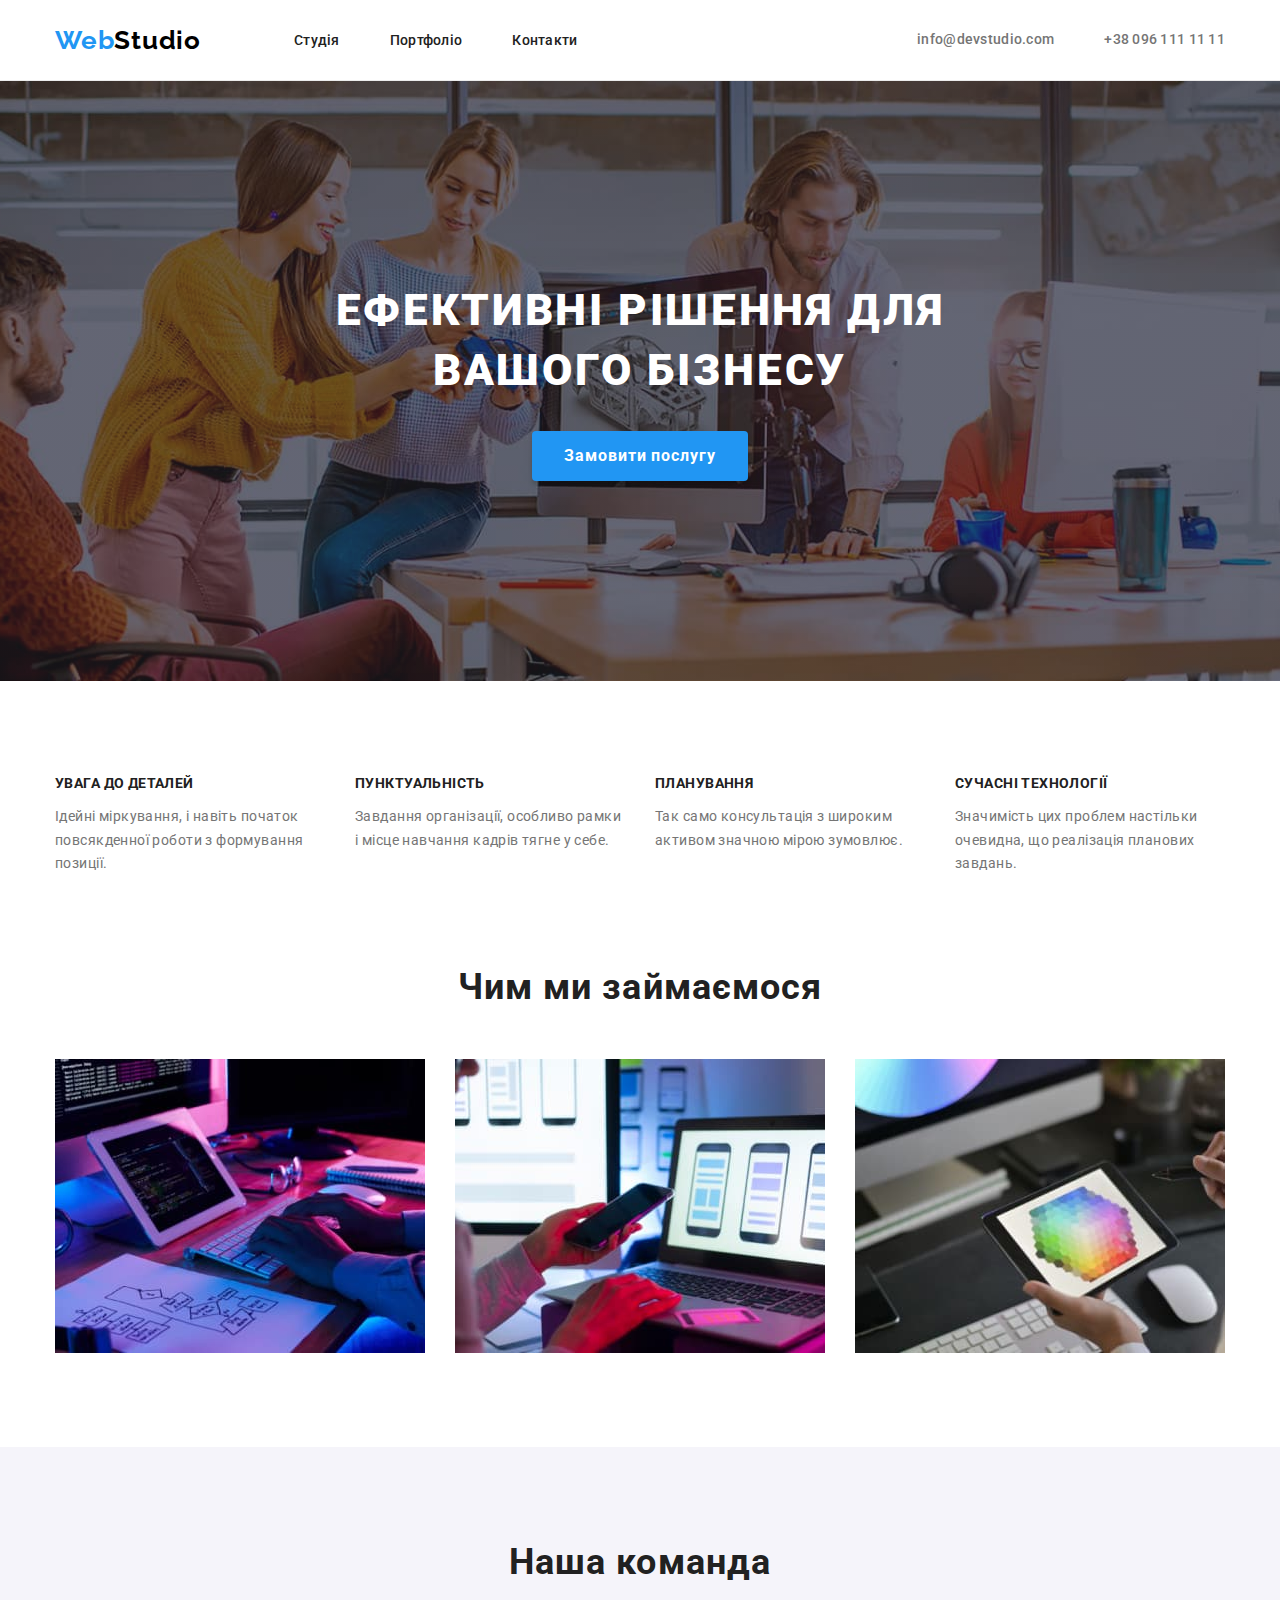
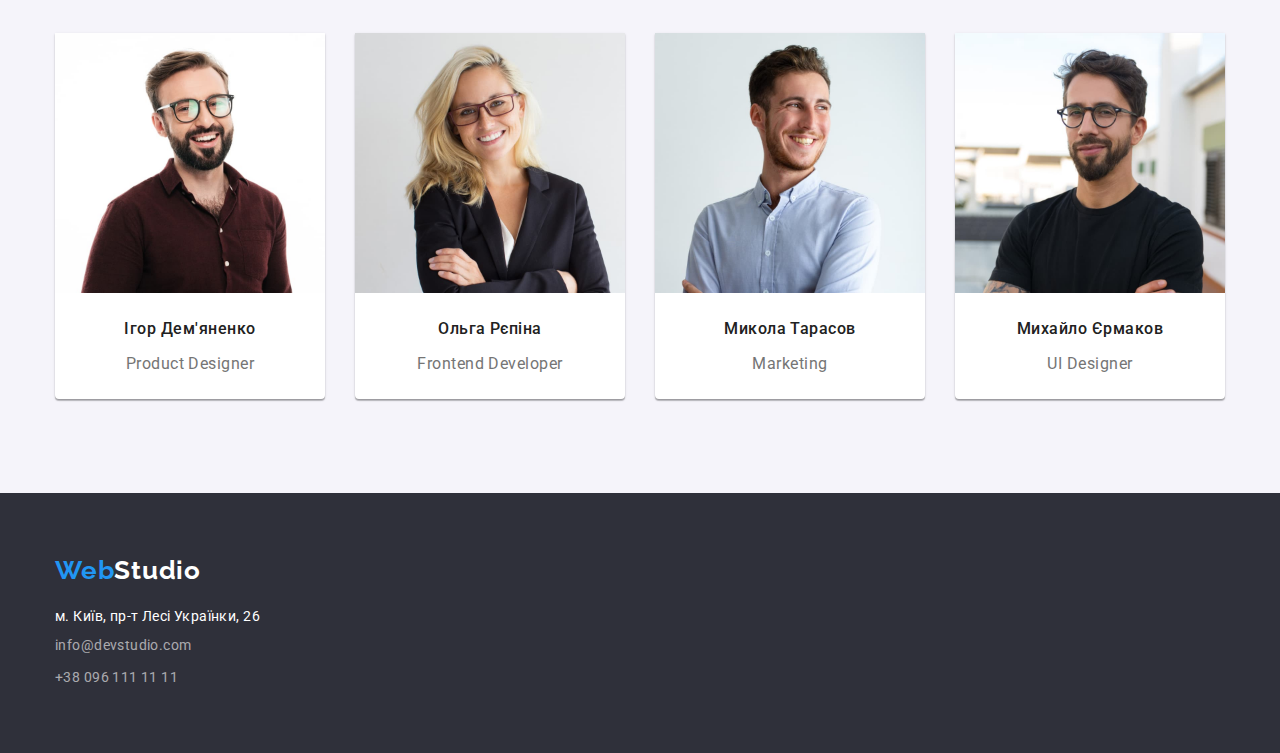
<file: index.html>
<!DOCTYPE html>
<html lang="uk">
<head>
    <meta charset="UTF-8">
    <meta http-equiv="X-UA-Compatible" content="IE=edge">
    <meta name="viewport" content="width=device-width, initial-scale=1.0">
    <title>WebStudio</title>
    <link href="https://fonts.googleapis.com/css2?family=Raleway:wght@700&family=Roboto:wght@400;500;700;900&display=swap" rel="stylesheet">
    <link rel="stylesheet" href="https://cdnjs.cloudflare.com/ajax/libs/modern-normalize/1.1.0/modern-normalize.min.css">
    <link rel="stylesheet" href="./css/styles.css">
</head>
<body>
  <!--Шапка-->
    <header id="header">
        <div class="hader-flex container">
            <a href="./index.html" lang="en" class="logo"> <span class="accent">Web</span>Studio</a>
            <nav class="site-nav">    
            <ul class="list">
                <li class="item"><a href="./index.html" class="link">Студія</a></li>
                <li class="item"><a href="./portfolio.html" class="link">Портфоліо</a></li>
                <li class="item"><a href="#" class="link">Контакти </a></li>
            </ul>
        </nav>
            <ul class="contacts-list">
                <li class="item"><a href="mailto:info@devstudio.com" lang="en" class="link">info@devstudio.com</a></li>
                <li class="item"><a href="tel:+380961111111" class="link">+38 096 111 11 11</a></li>
            </ul>
        </div>
    </header>
    <main>
        <!--Герой-->
            <section class="hero">
                    <h1 class="title">Ефективні рішення для <br> вашого бізнесу</h1>
                    <button type="button" class="button"> <span>Замовити послугу</span></button> 
            </section>
    <!--Переваги-->
    <section class="advantage container">
        <h2 class="visually-hidden">Наші переваги</h2>
        <ul class="list">
            <li class="item ">
                <h3 class="title">Увага до деталей</h3>
                <p class="text">Ідейні міркування, і навіть початок повсякденної роботи з формування позиції.</p>
            </li>
            <li class="item">
                <h3 class="title">Пунктуальність</h3>
                <p class="text">Завдання організації, особливо рамки і місце навчання кадрів тягне у себе.</p>
            </li>
            <li class="item">
                <h3 class="title">Планування</h3>
                <p class="text">Так само консультація з широким активом значною мірою зумовлює.</p>
            </li>
            <li class="item">
                <h3 class="title">Сучасні технології</h3>
                <p class="text">Значимість цих проблем настільки очевидна, що реалізація планових завдань.</p>
            </li>
        </ul>
    </section>
    <!--Діяльності-->
    <section class="directions container">
        <h2 class="title">Чим ми займаємося</h2>
        <ul class="list">
            <li class="item"><img src="./images/what/1_img.jpg" width="370" height="294" alt="Фото робочого місця з стаціонарним ПК де пишуть код"></li>
            <li class="item"><img src="./images/what/2_img.jpg" width="370" height="294" alt="Фото робочого місця з ноутбуком"></li>
            <li class="item"><img src="./images/what/3_img.jpg" width="370" height="294" alt="Фото планшета на якому дизайнер розробляє лого"></li>
        </ul>
    </section>
    <!--Команда-->
    <section class="team">
        <div class="container">
            <h2 class="title">Наша команда</h2>
            <ul class="list">
                <li class="item">
                    <img src="./images/team/1_igor.jpg" width="270" height="260" alt="Фото хлопця в окулярах та з бородою">
                    <div class="cards">
                        <h3 class="title-name">Ігор Дем'яненко</h3>
                        <p class="text" lang="en">Product Designer</p>
                    </div>
                </li>
                <li class="item">
                    <img src="./images/team/2_olga.jpg" width="270" height="260" alt="Фото усміхненною білявки в окулярах">
                    <div class="cards">
                        <h3 class="title-name">Ольга Рєпіна</h3> 
                        <p class="text" lang="en">Frontend Developer</p>
                    </div>
                </li>
                <li class="item">
                    <img src="./images/team/3_kolya.jpg" width="270" height="260" alt="Фото усміхненного хлопця в блакитній сорочці">
                    <div class="cards">
                        <h3 class="title-name">Микола Тарасов</h3> 
                        <p class="text" lang="en">Marketing</p>
                    </div>
                </li>
                <li class="item">
                    <img src="./images/team/4_miha.jpg" width="270" height="260" alt="Фото хлопця в чорній футболці та окулярах">
                    <div class="cards">
                        <h3 class="title-name">Михайло Єрмаков</h3> 
                        <p class="text" lang="en">UI Designer</p>
                    </div>
                </li>
            </ul>
    </section>
        </div>
    </main>
    <!--Футер-->
    <footer>
        <div class="container">
            <a href="./index.html" lang="en" class="logo-footer"> <span class="accent">Web</span>Studio</a>
            <address class="contacts">
                <ul class="list">
                    <li><a href="https://goo.gl/maps/CPtrU1FHBa2aNyZL9" target="_blank" rel="noopener noreferrer nofollow" class="map-link">м. Київ, пр-т Лесі Українки, 26</a></li>
                    <li><a href="mailto:info@devstudio.com" lang="en" class="link">info@devstudio.com</a></li>
                    <li><a href="tel:+380961111111" class="link">+38 096 111 11 11</a></li>
                </ul>
            </address>   
        </div>
    </footer>
</body>
</html>
</file>
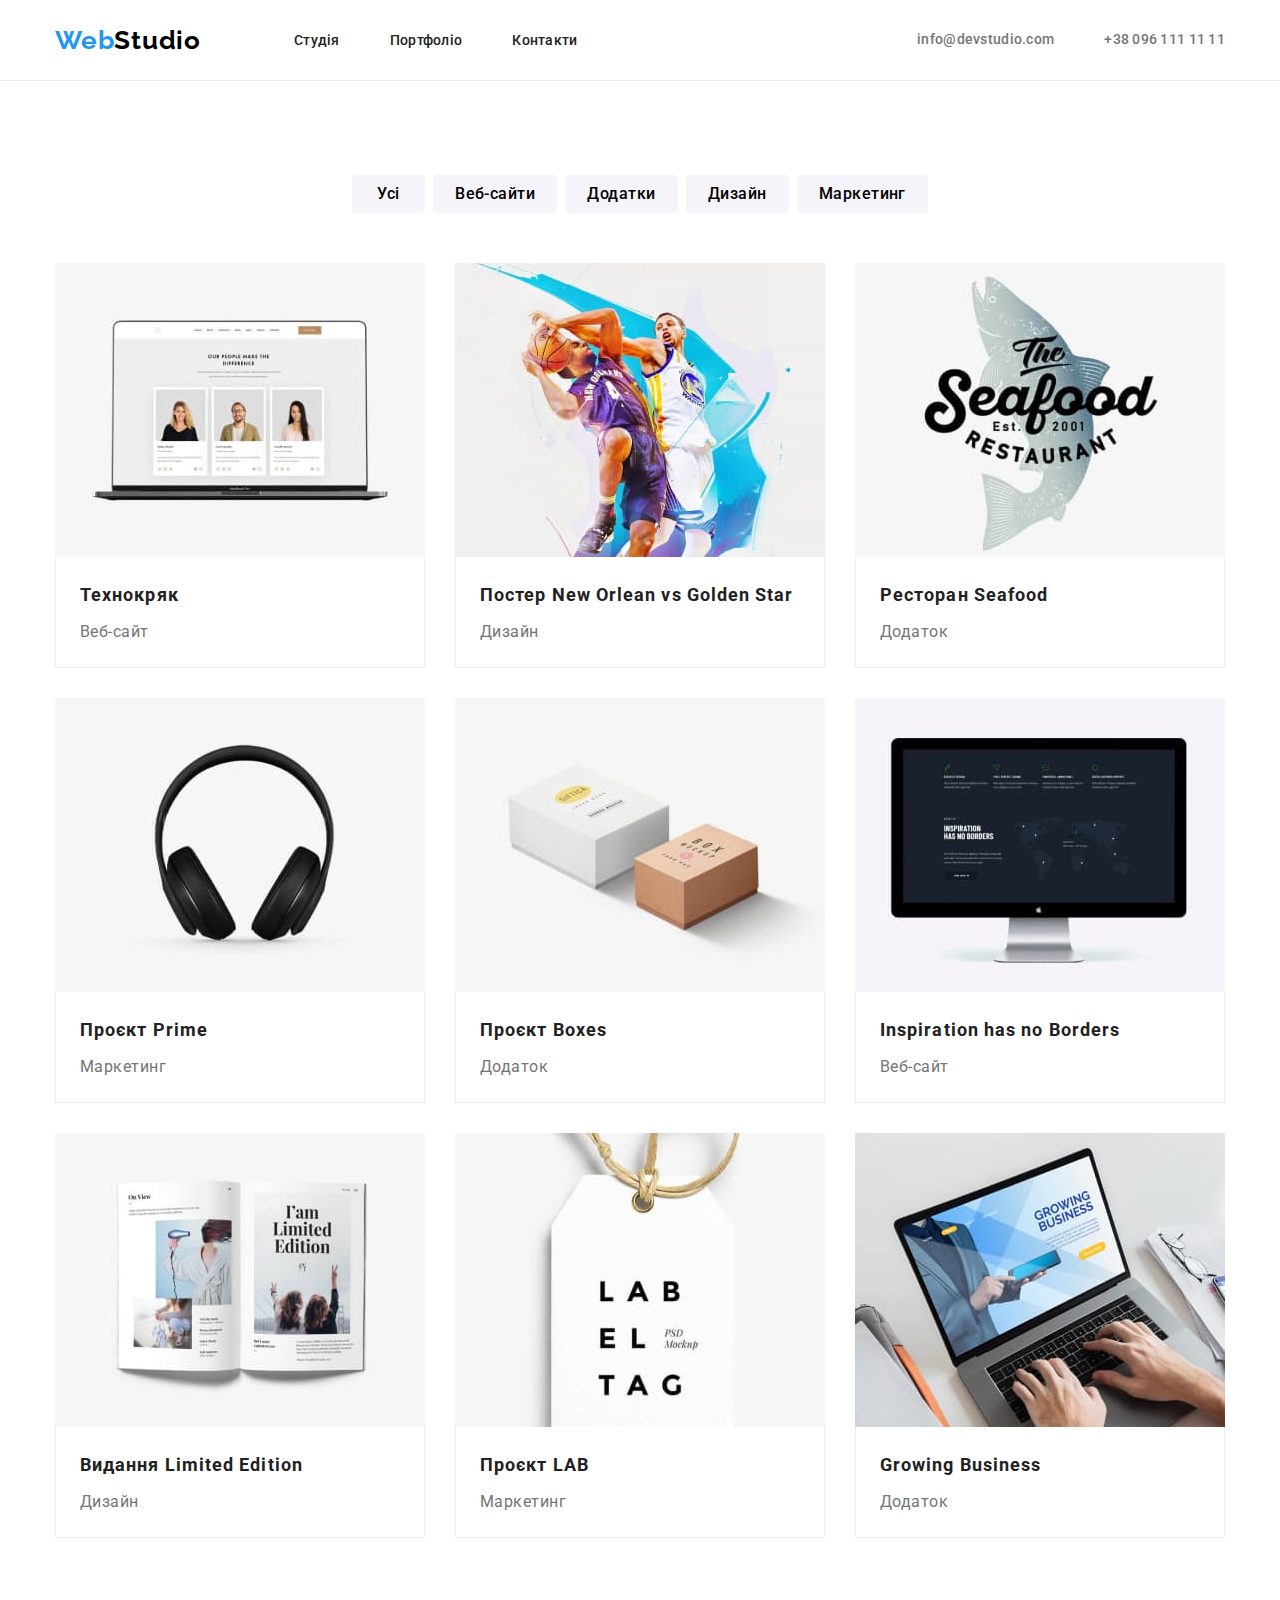
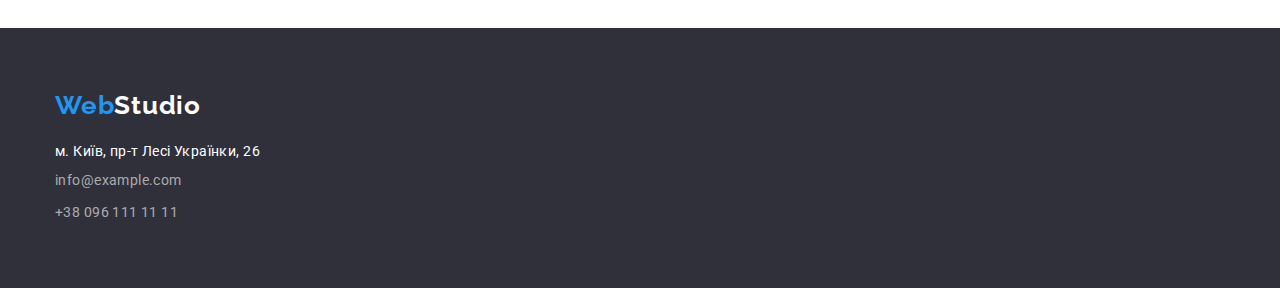
<file: portfolio.html>
<!DOCTYPE html>
<html lang="uk">
<head>
    <meta charset="UTF-8">
    <meta http-equiv="X-UA-Compatible" content="IE=edge">
    <meta name="viewport" content="width=device-width, initial-scale=1.0">
    <title>WebStudio</title>
    <link href="https://fonts.googleapis.com/css2?family=Raleway:wght@700&family=Roboto:wght@400;500;700;900&display=swap" rel="stylesheet">
    <link rel="stylesheet" href="https://cdnjs.cloudflare.com/ajax/libs/modern-normalize/1.1.0/modern-normalize.min.css">
    <link rel="stylesheet" href="./css/styles.css">
</head>
<body>
  <!--Шапка-->
  <header id="header">
    <div class="hader-flex container">
        <a href="./index.html" lang="en" class="logo"> <span class="accent">Web</span>Studio</a>
        <nav class="site-nav">    
        <ul class="list">
            <li class="item"><a href="./index.html" class="link">Студія</a></li>
            <li class="item"><a href="./portfolio.html" class="link">Портфоліо</a></li>
            <li class="item"><a href="#" class="link">Контакти </a></li>
        </ul>
    </nav>
        <ul class="contacts-list">
            <li class="item"><a href="mailto:info@devstudio.com" lang="en" class="link">info@devstudio.com</a></li>
            <li class="item"><a href="tel:+380961111111" class="link">+38 096 111 11 11</a></li>
        </ul>
    </div>
</header>
    <main> 
        <!--Кнопки-->
    <section class="button">
        <div class="container">
            <h2 class="visually-hidden">Проєкти</h2>
            <ul class="list">
                <li class="item"><button type="button" class="link">Усі</button></li>
                <li class="item"><button type="button" class="link">Веб-сайти</button></li>
                <li class="item"><button type="button" class="link">Додатки</button></li>
                <li class="item"><button type="button" class="link">Дизайн</button></li>
                <li class="item"><button type="button" class="link">Маркетинг</button></li>
            </ul>
        </div>
    </section>
    <!--Проєкти-->
    <section class="project container">
        <ul class="list">
            <li class="item">
                <div class="project-thumb">
                    <a class="link" href="#">
                        <img src="./images/works/1_work.jpg" width="370" height="294" alt="Ноутбук з зображенням сторінки веб-сайту Технокряк">
                        <div class="portfolio-cards">
                            <h3 class="title">Технокряк</h3> 
                            <p>Веб-сайт</p>
                        </div>
                    </a>
                </div> 
        </li>
            <li class="item">
            <div class="project-thumb">
                <a class="link" href="#">
                    <img src="./images/works/2_work.jpg" width="370" height="294" alt="Постер з баскетболістами New Orlean vs Golden Star">
                    <div class="portfolio-cards">
                        <h3 class="title">Постер <span lang="en">New Orlean vs Golden Star</span></h3>
                        <p>Дизайн</p>
                    </div>
                </a>
            </div>
        </li>
            <li class="item">
            <div class="project-thumb">
                <a class="link" href="#">
                    <img src="./images/works/3_work.jpg" width="370" height="294" alt="Голотип ресторану Seafood">
                    <div class="portfolio-cards">
                        <h3 class="title">Ресторан <span lang="en">Seafood</span></h3>
                        <p>Додаток</p>
                    </div>
                </a>
            </div> 
        </li>
            <li class="item">
            <div class="project-thumb">
                <a class="link" href="">
                    <img src="./images/works/4_work.jpg" width="370" height="294" alt="Фото накладних навушників чорного кольору">
                    <div class="portfolio-cards">
                        <h3 class="title">Проєкт <span lang="en">Prime</span></h3>
                        <p>Маркетинг</p>
                    </div>
                </a>
            </div>
        </li>
            <li class="item">
            <div class="project-thumb">
                <a class="link" href="">
                    <img src="./images/works/5_work.jpg" width="370" height="294" alt="Фото двох невеликих коробок білого та коралового кольорів">
                    <div class="portfolio-cards">
                        <h3 class="title">Проєкт <span lang="en">Boxes</span></h3>
                        <p>Додаток</p>
                    </div>
                </a>
            </div>   
        </li>
            <li class="item">
            <div class="project-thumb">
                <a class="link" href="">
                    <img src="./images/works/6_work.jpg" width="370" height="294" alt="Монітор стацінарного комп'ютера на якому відображається веб-сайт">
                    <div class="portfolio-cards">
                        <h3 class="title" lang="en">Inspiration has no Borders</h3>
                        <p>Веб-сайт</p>
                    </div>
                </a>
            </div>  
        </li>
            <li class="item">
            <div class="project-thumb">
                <a class="link" href="">
                    <img src="./images/works/7_work.jpg" width="370" height="294" alt="Фото розгорнутого ружналу видання Limited Edition">
                    <div class="portfolio-cards">
                        <h3 class="title">Видання <span lang="en">Limited Edition</span></h3>
                        <p>Дизайн</p>
                    </div>
                </a>
            </div> 
        </li>
            <li class="item">
            <div class="project-thumb">
                <a class="link" href="">
                    <img src="./images/works/8_work.jpg" width="370" height="294" alt="Бірка білого кольору з назвою проекту LAB">
                    <div class="portfolio-cards">
                        <h3 class="title">Проєкт <span lang="en">LAB</span></h3>
                        <p>Маркетинг</p>
                    </div>
                </a>
            </div> 
        </li>
            <li class="item">
            <div class="project-thumb">
                <a class="link" href="">
                    <img src="./images/works/9_work.jpg" width="370" height="294" alt="Ноутбук з зображенням сторінки додатку Growing Business">
                    <div class="portfolio-cards">
                        <h3 class="title" lang="en">Growing Business</h3>
                        <p>Додаток</p>
                    </div>
                </a>
            </div>
            </li>
        </ul>
    </section>
</main>
 <!--Футер-->
 <footer>
    <div class="container">
        <a href="./index.html" lang="en" class="logo-footer"> <span class="accent">Web</span>Studio</a>
        <address class="contacts">
            <ul class="list">
                <li><a href="https://goo.gl/maps/CPtrU1FHBa2aNyZL9" target="_blank" rel="noopener noreferrer nofollow" class="map-link">м. Київ, пр-т Лесі Українки, 26</a></li>
                <li><a href="mailto:info@devstudio.com" lang="en" class="link">info@example.com</a></li>
                <li><a href="tel:+380961111111" class="link">+38 096 111 11 11</a></li>
            </ul>
        </address>   
    </div>
</footer>
</body>
</html>
</file>
<file: css/styles.css>
:root{
    --primary-tex-color:#212121;
    --title-text-color:#757575;
    --accent-color: #2196F3;
    --primary-white-color: #ffffff;
    --background-color: #2F303A;
    --logo-color:#000000;
    --button-hover-color: #188CE8;
    --filtr-background-color:#F5F4FA;
}

.visually-hidden{
    position: absolute;
    white-space: nowrap;
    width: 1px;
    height: 1px;
    overflow: hidden;
    border: 0;
    padding: 0;
    clip: rect(0 0 0 0);
    clip-path: inset(50%);
    margin: -1px;
}
.list{
    list-style: none;
    padding-left: 0;
    margin-top: 0;
    margin-bottom: 0;
}

body{
    font-family: Roboto, sans-serif;
    color: var(--primary-tex-color);
    background-color: var(--primary-white-color);
}

img {
    vertical-align: top;
}

.container {
    width: 1200px;
    padding-left: 15px;
    padding-right: 15px;
    margin-left: auto;
    margin-right: auto;
}

 /* Логотип Шапка*/

.logo{ 
    color: var(--logo-color);
    font-family: 'Raleway';
    font-weight: 700;
    font-size: 26px;
    line-height: 1.19;
    letter-spacing: 0.03em;
    text-decoration: none;
    display: block;
    margin-right: 93px;
}

.accent{
    color:var(--accent-color);
}
/* Навигация */
.site-nav .link:hover, 
.site-nav .link:focus{
    color:var(--accent-color);
}

.site-nav {
    display: flex;
}

.site-nav .link{
    display: block;
    font-weight: 500;
    font-size: 14px;
    line-height: 16px;
    letter-spacing: 0.02em;
    text-decoration: none;
    text-decoration-style: none;
    color: var(--primary-tex-color);
}
.site-nav .list{
    display: flex;
    padding-left: 0;
}
.site-nav .item {
    margin-right: 50px;
}
.site-nav .item:last-child {
    margin-right: 0;
}

/* Контакты */
.contacts-list .link {
    display: block;
    padding-top: 16px;
    padding-bottom: 16px;
    color: var(--title-text-color);
    text-decoration: none;
    font-weight: 500;
    font-size: 14px;
    line-height: 1.14;
    letter-spacing: 0.02em;
}
.contacts-list .link:hover,
.contacts-list .link:focus{
    color: var(--accent-color);
}

.contacts-list {
    list-style: none;
    display: flex;
    padding-left: 0;
    margin-left: auto;
}

.contacts-list .item {
    margin-right: 50px;
}

.contacts-list .item:last-child {
    margin-right: 0;
}

.hader-flex {
    display: flex;
    align-items: center;
}
#header {
    border-bottom: 1px solid #ececec;
}

/* Герой */
.hero {
    background-color: var(--background-color);
    display: block;
    max-width: 1600px;
    padding-top: 200px;
    padding-bottom: 200px;
    background-image: linear-gradient(
      to right,
      rgba(47, 48, 58, 0.4),
      rgba(47, 48, 58, 0.4)
    ),
    url(../images/Hero.jpg);
    background-size: cover;
    background-position: center;
    background-repeat: no-repeat;
    text-align: center;
    margin-left: auto;
    margin-right: auto;
}

.hero .title {
    color: var(--primary-white-color);
    font-weight: 900;
    font-size: 44px;
    line-height: 1.36;
    letter-spacing: 0.06em;
    text-transform: uppercase;
    margin-top: 0;
    margin-bottom: 30px;
}

.hero .button {
    color: var(--primary-white-color);
    background-color: var(--accent-color);
    font-family: inherit;
    font-weight: 700;
    font-size: 16px;
    line-height: 1.87;
    letter-spacing: 0.06em;
    padding: 0;
    margin: 0;

    min-width: 216px;
    height: 50px;
    border-radius: 4px;
    border: 0px;
    box-shadow: 0px 4px 4px rgba(0, 0, 0, 0.15);
}   
.hero .button:hover,
.hero .button:focus{
    background-color: var(--button-hover-color);
}

/* Преимущества */

.advantage .title{
    font-weight: 700;
    font-size: 14px;
    line-height: 16px;
    letter-spacing: 0.03em;
    text-transform: uppercase;
    margin: 0;
    padding: 0;
    
}
.advantage .text{
    color: var(--title-text-color);
    font-size: 14px;
    line-height: 1.71;
    letter-spacing: 0.03em;
}

.advantage .list {
    margin: 94px 0;
    display: flex;
    justify-content: center;
    gap: 30px;
}

.advantage .item {
    display: block;
    width: 270px;
}

.directions .title{
    font-weight: 700;
    font-size: 36px;
    line-height: 1.17;
    text-align: center;
    letter-spacing: 0.03em;
    margin-bottom: 50px;
    margin-top: -18px;
    
}

.directions .list {
    display: flex;
    margin-bottom: 94px;
}

.directions .item {
    margin-right: 30px;
}

.directions .item:last-child {
    margin-right: 0;
}

/* Наша команда */
.team {
    background-color: var(--filtr-background-color);
}
.team .title{
    font-size: 36px;
    line-height: 1.17;
    text-align: center;
    letter-spacing: 0.03em;
    padding-top: 94px;
    margin-bottom: 50px;

}  
.team .title-name{
    font-weight: 500;
    font-size: 16px;
    line-height: 1.19;
    text-align: center;
    letter-spacing: 0.03em;
    margin-bottom: 0;
}
.team .text {
    font-weight: 400;
    font-size: 16px;
    line-height: 1.19;
    text-align: center;
    letter-spacing: 0.03em;
}

.team .list {
    display: flex;
}

.team .item {
    margin-right: 30px;
    background-color: var(--primary-white-color);
    box-shadow: 0px 1px 3px rgba(0, 0, 0, 0.12), 0px 1px 1px rgba(0, 0, 0, 0.14), 0px 2px 1px rgba(0, 0, 0, 0.2);
    border-radius: 0px 0px 4px 4px;
    margin-bottom: 94px;
}

.team .item:last-child {
    margin-right: 0;
}

.cards {
    padding-top: 10px;
    padding-bottom: 10px;
    text-align: center;
}

.cards .text {
    color: var(--title-text-color);
    font-weight: 400;
    font-size: 16px;
    line-height: 1.19;
}
/* Подвал */

/* Логотип Подвал */
.logo-footer{
    color: var(--primary-white-color);
    font-family: 'Raleway';
    font-weight: 700;
    font-size: 26px;
    line-height: 14px;
    letter-spacing: 0.03em;
    text-decoration: none;
 }

footer{
    background-color: var(--background-color);
}

.map-link{
    color: var(--primary-white-color);
    font-size: 14px;
    line-height: 26px;
    letter-spacing: 0.03em;
    text-decoration: none;
    font-style: normal;
}
.map-link:hover,
.map-link:focus{
    color: var(--accent-color);
}

footer .link{
    font-style: normal;
    font-size: 14px;
    line-height: 32px;
    letter-spacing: 0.03em;
    color: rgba(255, 255, 255, 0.6);
    text-decoration: none;
}

footer .list {
    padding-left: 0;
}

footer .container {
    padding-top: 70px;
    padding-bottom: 60px;
}
.contacts {
    margin-top: 20px;
}

/* Страница Портфолио */
main {
    background-color: var(--primary-white-color)
}
/* Кнопки */
.button button{
    background-color: var(--filtr-background-color);
    border: none;
    font-family: Roboto, sans-serif;
    font-weight: 500;
    font-size: 16px;
    line-height: 1.62;
    letter-spacing: 0.03em;
    min-width: 73px;
    height: 38px;
    border-radius: 4px;
    padding: 6px 22px;
    margin-top: 94px;
    margin-bottom: 50px;
}

.button .link:hover,
.button .link:focus,
.button .link:active{
color:var(--primary-white-color);
background-color: var(--accent-color);
cursor: pointer;
}

.button .list {
    display: flex;
    justify-content: center;
}
.button .item {
    margin-right: 8px;

}
.button .item:last-child {
    margin-right: 0;
}
/* Проэкты */
.project {
    padding-bottom: 108px;
}

.project .title{
    font-weight: 700;
    font-size: 18px;
    line-height: 2;
    letter-spacing: 0.06em;
    text-decoration: none;
    color: var(--primary-tex-color);
    margin-bottom: 4px;
    margin-top: 0px;
}
.project p {
    color: var(--title-text-color);
    font-size: 16px;
    line-height: 1.87;
    letter-spacing: 0.03em;
    margin: 0px;
}
.project .link{
    text-decoration: none;
}

.project .list {
    display: flex;
    flex-wrap: wrap;
}

.project .item {
    margin-bottom: 30px;
    margin-right: 30px;
}
.project .item:nth-child(3n) {
    margin-right: 0;
}

.project .item:nth-last-child(-n + 3) {
    margin-bottom: -18px;
  
}
.project-thumb:hover,
.project-thumb:focus {
    box-shadow: 0px 1px 1px rgba(0, 0, 0, 0.12), 0px 4px 4px rgba(0, 0, 0, 0.06),
    1px 4px 6px rgba(0, 0, 0, 0.16);
}

.portfolio-cards {
    background-color:var(--primary-white-color);
    border: 1px solid #eeeeee;
    border-top: 0px;
    padding-left: 24px;
    padding-right: 24px;
    padding-top: 20px;
    padding-bottom: 20px;
}
</file>
